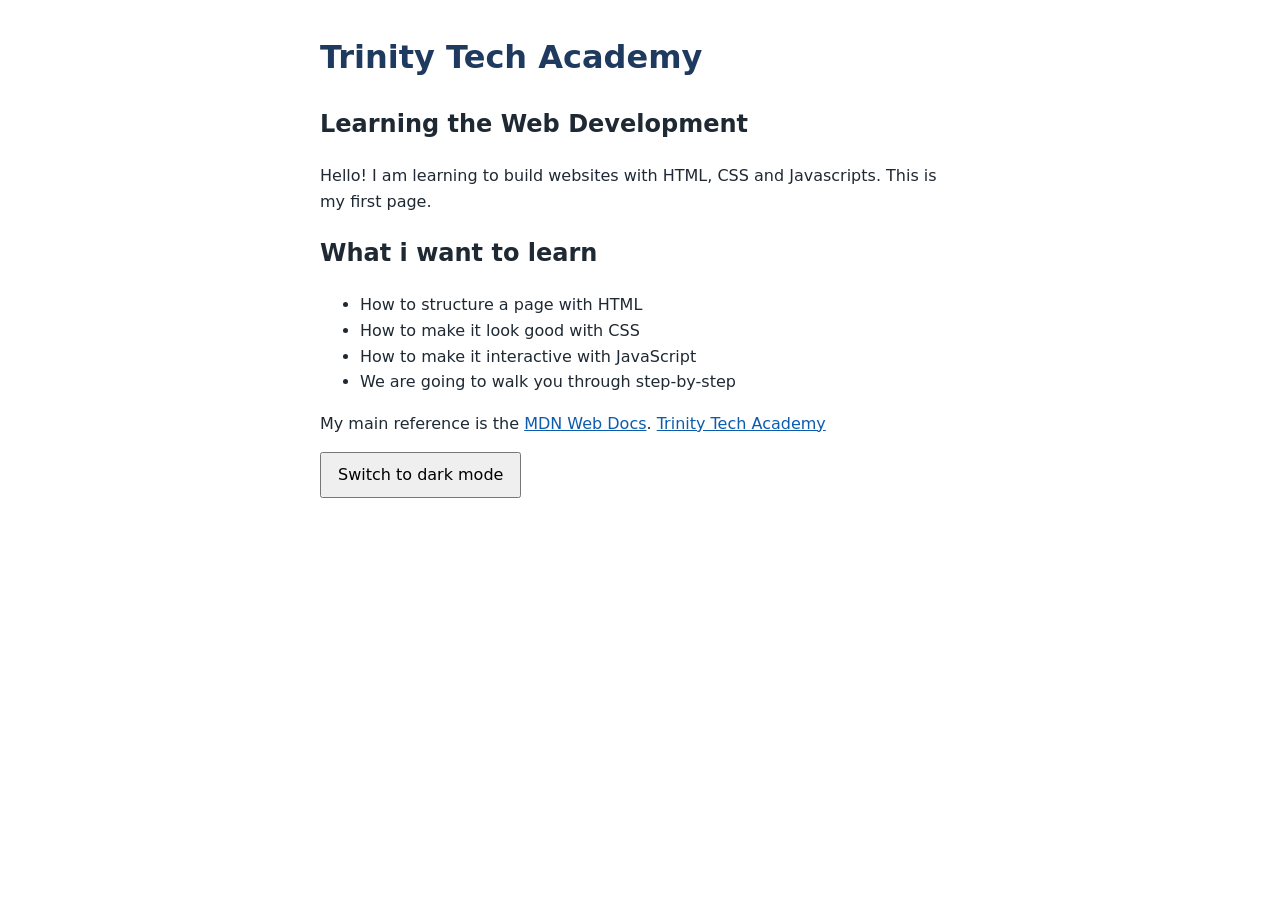
<file: index.html>
<!doctype html>
<html>
  <head>
    <meta charset="utf-8" />
    <meta name="viewport" content="width=device-width, initial-scale=1" />
    <title>Trinity Tech Academy</title>
    <link rel="stylesheet" href="css/style.css" />
    <script src="js/main.js" defer></script>
  </head>

  <body>
    <h1>Trinity Tech Academy</h1>
    <h2>Learning the Web Development</h2>
    <p>
      Hello! I am learning to build websites with HTML, CSS and Javascripts.
      This is my first page.
    </p>
    <h2>What i want to learn</h2>
    <ul>
      <li>How to structure a page with HTML</li>
      <li>How to make it look good with CSS</li>
      <li>How to make it interactive with JavaScript</li>
      <li>We are going to walk you through step-by-step</li>
    </ul>

    <p>
      My main reference is the
      <a href="https://developer.mozilla.org/">MDN Web Docs</a>.
      <a href="https://github.com/amakundisamuelbako">Trinity Tech Academy </a>
    </p>

    <button id="theme-toggle" type="button">Switch to dark mode</button>
  </body>
</html>
</file>
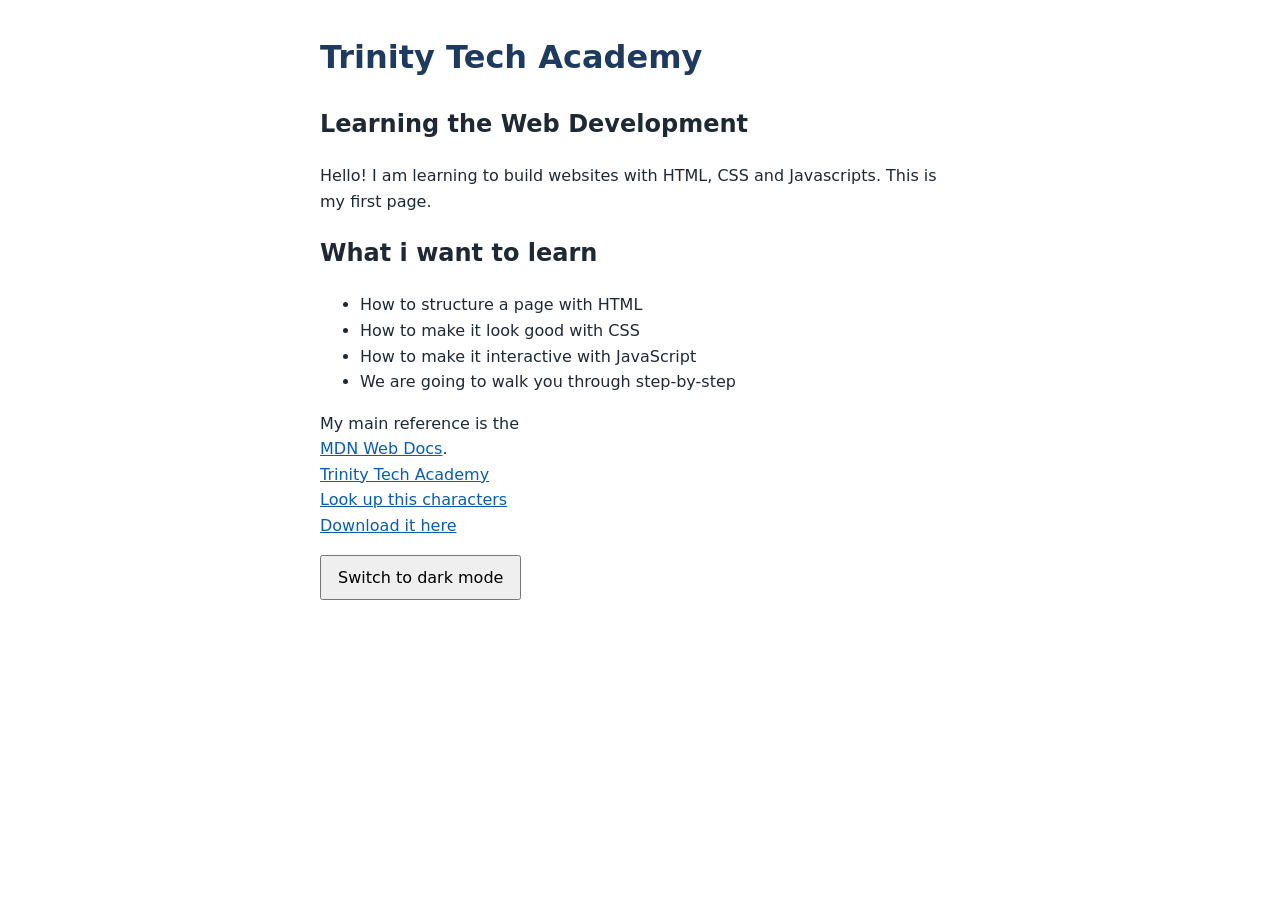
<file: 01-getting-started/index.html>
<!doctype html>
<html>
  <head>
    <meta charset="utf-8" />
    <meta name="viewport" content="width=device-width, initial-scale=1" />
    <title>Trinity Tech Academy</title>
    <link rel="stylesheet" href="css/style.css" />
    <script src="js/main.js" defer></script>
  </head>

  <body>
    <h1>Trinity Tech Academy</h1>
    <h2>Learning the Web Development</h2>
    <p>
      Hello! I am learning to build websites with HTML, CSS and Javascripts.
      This is my first page.
    </p>
    <h2>What i want to learn</h2>
    <ul>
      <li>How to structure a page with HTML</li>
      <li>How to make it look good with CSS</li>
      <li>How to make it interactive with JavaScript</li>
      <li>We are going to walk you through step-by-step</li>
    </ul>

    <p>
      My main reference is the
      <br />
      <a href="https://developer.mozilla.org/">MDN Web Docs</a>.
      <br />
      <a
        href="https://github.com/amakundisamuelbako"
        target="_blank"
        rel="noopener"
        >Trinity Tech Academy
      </a>
      <br />
      <a href="characters.html">Look up this characters</a>
      <br />
      <a href="linux.pdf" download="">Download it here</a>
    </p>

    <button id="theme-toggle" type="button">Switch to dark mode</button>
  </body>
</html>
</file>
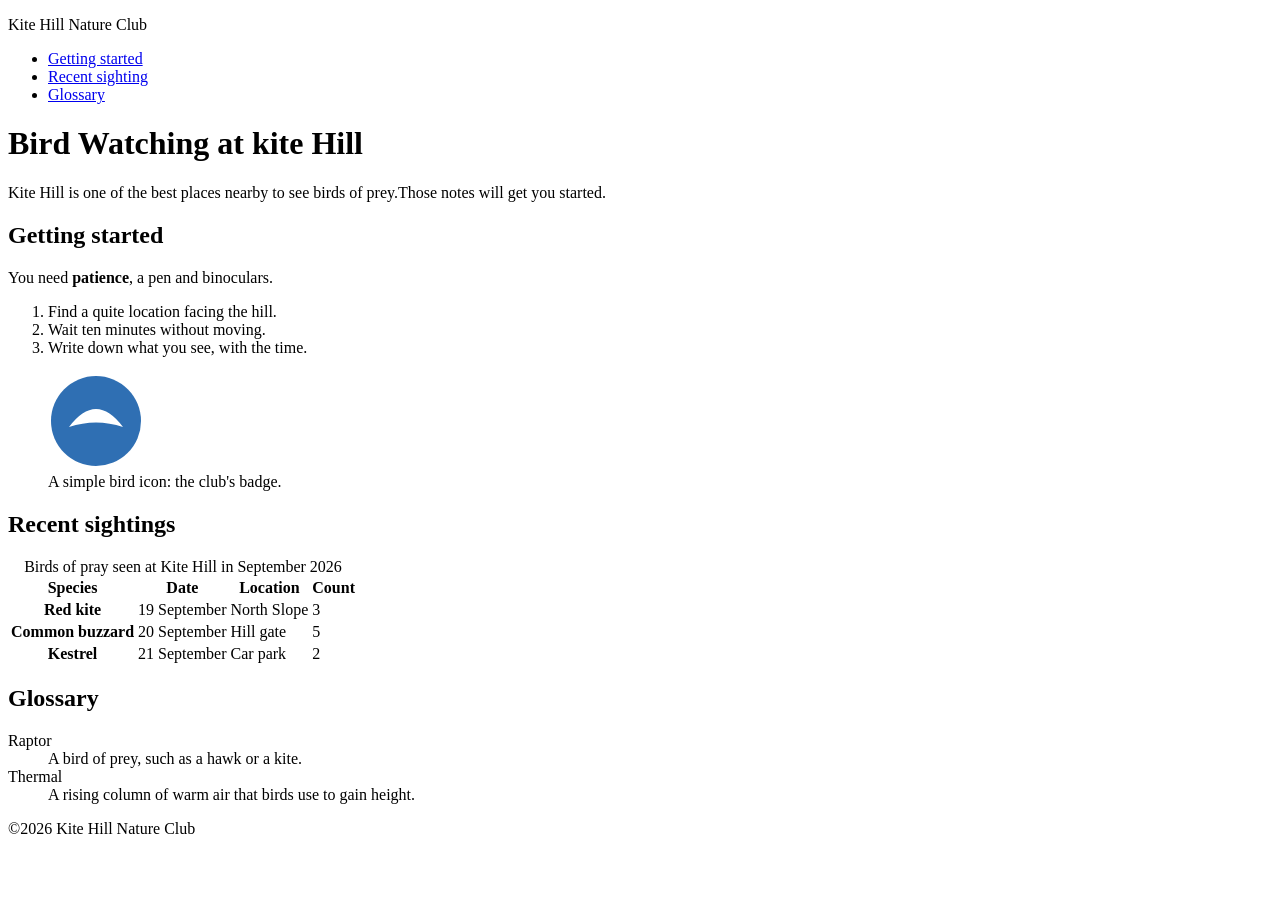
<file: 02-b2-html/bird-watching/index.html>
<!doctype html>
<html lang="en">
  <head>
    <meta charset="UTF-8" />
    <meta name="viewport" content="width=device-width, initial-scale=1.0" />
    <meta
      name="description"
      content="Notes and recent sighting from Kite Hill."
    />
    <title>Bird Watching at Kite Hill</title>
  </head>

  <body>
    <header>
      <p>Kite Hill Nature Club</p>
      <nav aria-label="Main">
        <ul>
          <li><a href="#getting-started">Getting started</a></li>
          <li><a href="#sighting">Recent sighting</a></li>
          <li><a href="#glossary">Glossary</a></li>
        </ul>
      </nav>
    </header>
    <main>
      <h1>Bird Watching at kite Hill</h1>
      <p>
        Kite Hill is one of the best places nearby to see birds of prey.Those
        notes will get you started.
      </p>
      <section id="getting-started">
        <h2>Getting started</h2>
        <p>You need <strong>patience</strong>, a pen and binoculars.</p>
        <ol>
          <li>Find a quite location facing the hill.</li>
          <li>Wait ten minutes without moving.</li>
          <li>Write down what you see, with the time.</li>
        </ol>
        <figure>
          <svg
            width="96"
            height="96"
            viewBox="0 0 64 64"
            role="img"
            aria-label="Simple blue bird icon"
          >
            <circle cx="32" cy="32" r="30" fill="#2f6fb3" />
            <path d="M14 36 Q32 12 50 36 Q32 30 14 36 Z" fill="#ffffff" />
          </svg>
          <figcaption>A simple bird icon: the club's badge.</figcaption>
        </figure>
      </section>
      <section id="sighting">
        <h2>Recent sightings</h2>
        <table>
          <caption>
            Birds of pray seen at Kite Hill in September 2026
          </caption>
          <thead>
            <tr>
              <th scope="col">Species</th>
              <th scope="col">Date</th>
              <th scope="col">Location</th>
              <th scope="col">Count</th>
            </tr>
          </thead>
          <tbody>
            <tr>
              <th scope="row">Red kite</th>
              <td><time datetime="2026-09-19">19 September </time></td>
              <td>North Slope</td>
              <td>3</td>
            </tr>
            <tr>
              <th scope="row">Common buzzard</th>
              <td><time datetime="2026-09-20">20 September</time></td>
              <td>Hill gate</td>
              <td>5</td>
            </tr>
            <tr>
              <th scope="row">Kestrel</th>
              <td><time datetime="2026-09-21">21 September</time></td>
              <td>Car park</td>
              <td>2</td>
            </tr>
          </tbody>
        </table>
      </section>
      <section id="glossary">
        <h2>Glossary</h2>
        <dl>
          <dt>Raptor</dt>
          <dd>A bird of prey, such as a hawk or a kite.</dd>
          <dt>Thermal</dt>
          <dd>A rising column of warm air that birds use to gain height.</dd>
        </dl>
      </section>
    </main>
    <footer>
      <p>&copy;2026 Kite Hill Nature Club</p>
    </footer>
  </body>
</html>
</file>
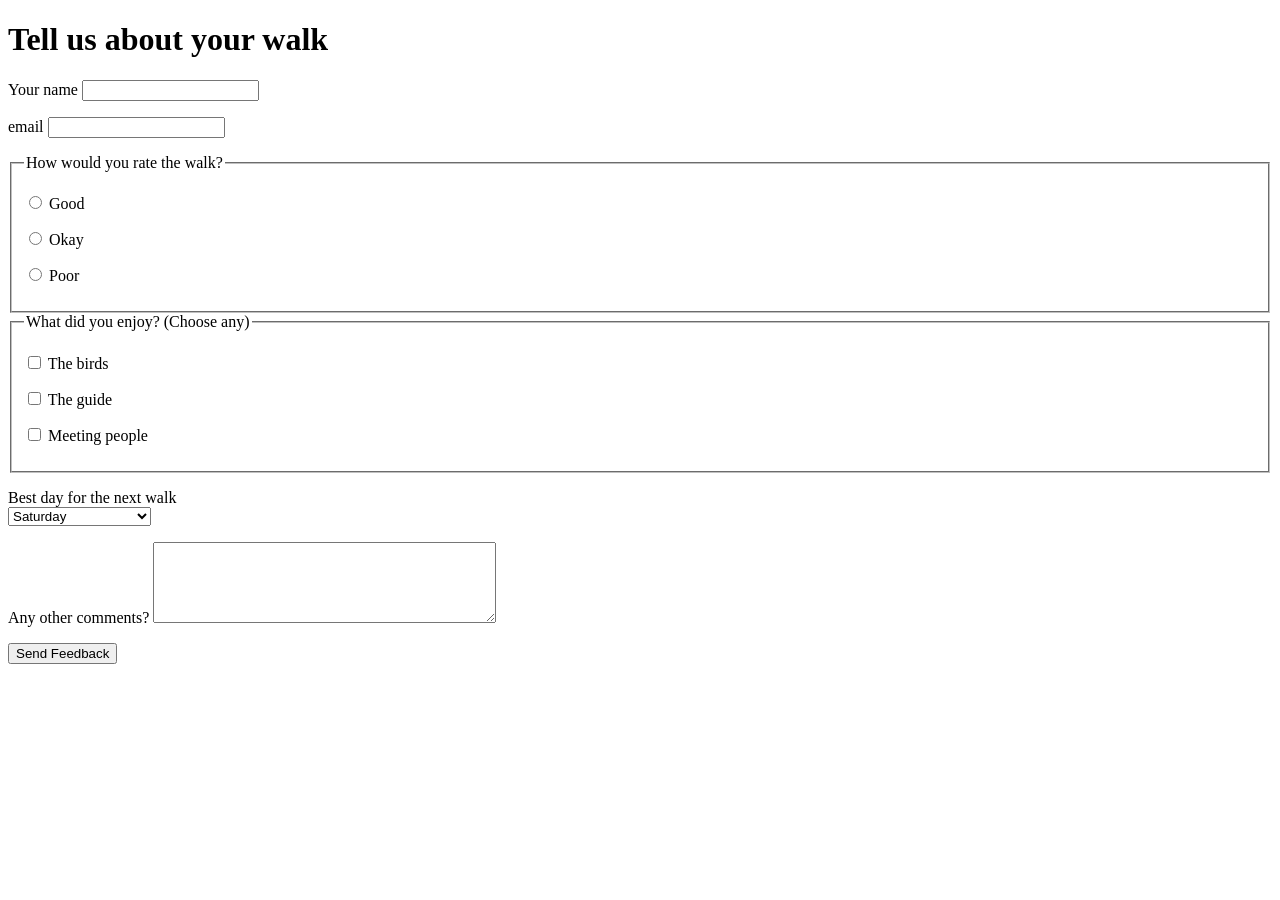
<file: 02-b2-html/feedback-form/index.html>
<!doctype html>
<html lang="en">
  <head>
    <meta charset="UTF-8" />
    <meta name="viewport" content="width=device-width, initial-scale=1.0" />
    <title>Feedback - Kite Hill Nature Club</title>
  </head>
  <body>
    <main>
      <h1>Tell us about your walk</h1>
      <form action="thanks.html">
        <p>
          <label for="name">Your name</label>
          <input
            type="text"
            name="name"
            id="name"
            autocomplete="name"
            required
          />
        </p>
        <p>
          <label for="email">email</label>
          <input
            type="email"
            name="email"
            id="email"
            autocomplete="email"
            required
          />
        </p>
        <fieldset>
          <legend>How would you rate the walk?</legend>
          <p>
            <input type="radio" id="rate-1" name="rating" value="good" />
            <label for="rate-1">Good</label>
          </p>
          <p>
            <input type="radio" id="rate-2" name="rating" value="okay" />
            <label for="rate-2">Okay</label>
          </p>
          <p>
            <input type="radio" id="rate-3" name="rating" value="poor" />
            <label for="rate-3">Poor</label>
          </p>
        </fieldset>
        <fieldset>
          <legend>What did you enjoy? (Choose any)</legend>
          <p>
            <input type="checkbox" id="like-birds" name="liked" value="birds" />
            <label for="like-birds">The birds</label>
          </p>
          <p>
            <input type="checkbox" id="like-guide" name="liked" value="guide" />
            <label for="like-guide">The guide</label>
          </p>
          <p>
            <input
              type="checkbox"
              id="like-people"
              name="liked"
              value="people"
            />
            <label for="like-people">Meeting people</label>
          </p>
        </fieldset>
        <p>
          <label for="day">Best day for the next walk</label><br />
          <select name="day" id="day">
            <option value="sat">Saturday</option>
            <option value="sun">Sunday</option>
            <option value="wed">Wednesday evening</option>
          </select>
        </p>
        <p>
          <label for="comments">Any other comments?</label>
          <textarea name="comments" id="comments" rows="5" cols="40"></textarea>
        </p>
        <button type="submit">Send Feedback</button>
      </form>
    </main>
  </body>
</html>
</file>
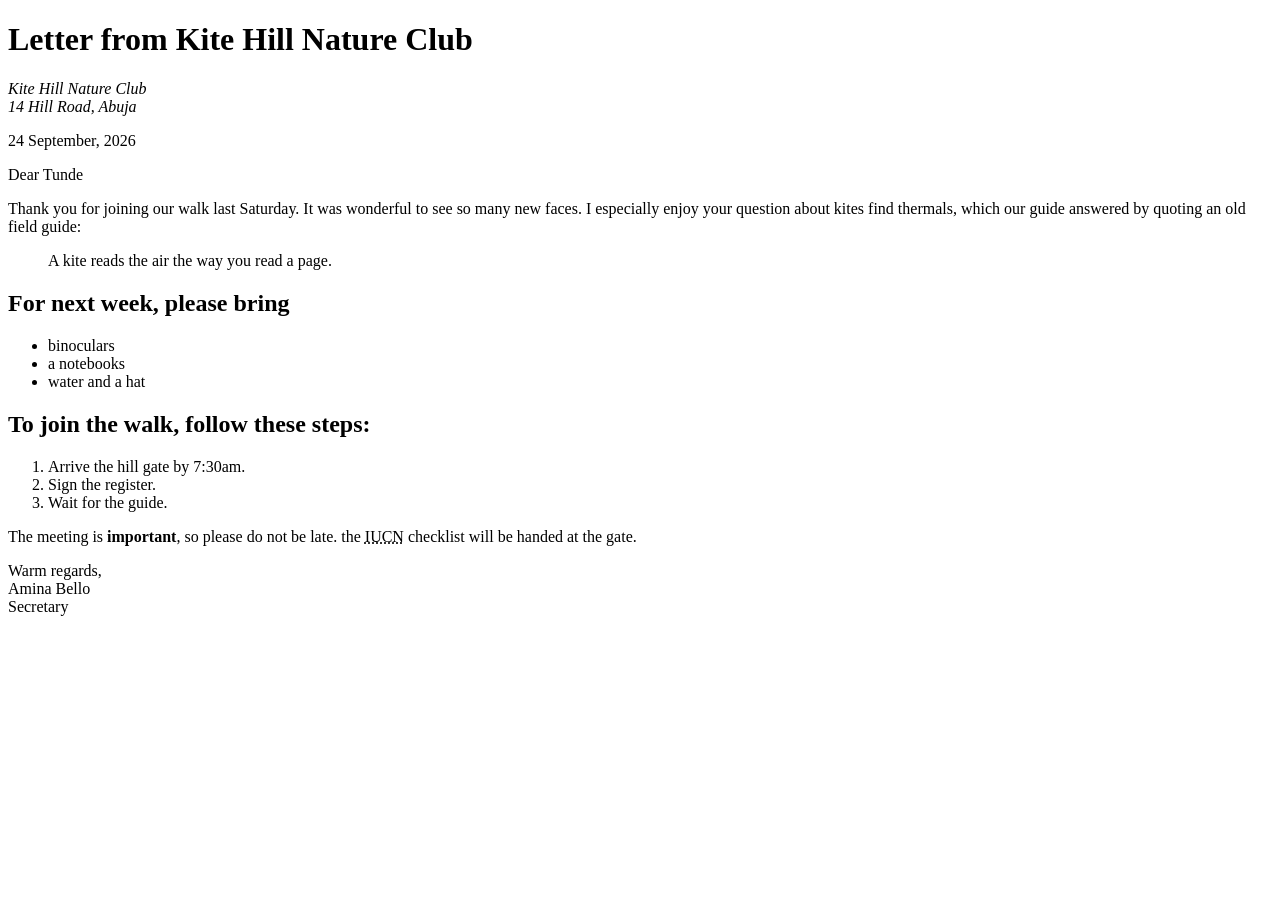
<file: 02-b2-html/letter/index.html>
<!doctype html>
<html lang="en">
  <head>
    <meta charset="UTF-8" />
    <meta name="viewport" content="width=device-width, initial-scale=1.0" />
    <title>Marking up letter</title>
  </head>

  <body>
    <main>
      <h1>Letter from Kite Hill Nature Club</h1>

      <address>
        Kite Hill Nature Club <br />
        14 Hill Road, Abuja
      </address>
      <p><time datetime="2026-09-24">24 September, 2026</time></p>

      <p>Dear Tunde</p>
      <p>
        Thank you for joining our walk last Saturday. It was wonderful to see so
        many new faces. I especially enjoy your question about kites find
        thermals, which our guide answered by quoting an old field guide:
      </p>
      <blockquote>
        <p>A kite reads the air the way you read a page.</p>
      </blockquote>

      <h2>For next week, please bring</h2>
      <ul>
        <li>binoculars</li>
        <li>a notebooks</li>
        <li>water and a hat</li>
      </ul>

      <h2>To join the walk, follow these steps:</h2>
      <ol>
        <li>Arrive the hill gate by 7:30am.</li>
        <li>Sign the register.</li>
        <li>Wait for the guide.</li>
      </ol>

      <p>
        The meeting is <strong>important</strong>, so please do not be late. the
        <abbr title="International Union for Conservation of Nature">IUCN</abbr>
        checklist will be handed at the gate.
      </p>

      <p>Warm regards, <br />Amina Bello <br />Secretary</p>
    </main>
  </body>
</html>
</file>
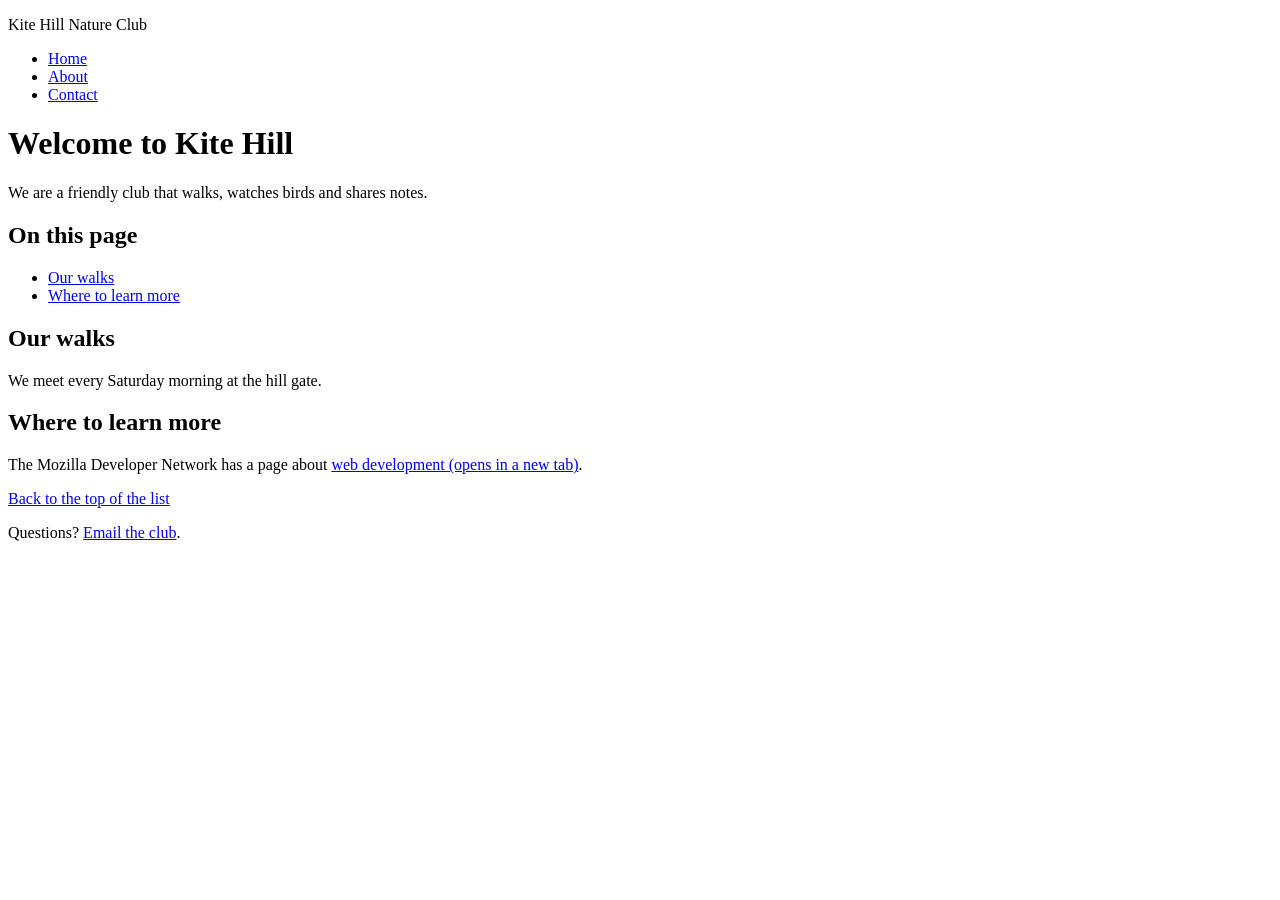
<file: 02-b2-html/link-site/index.html>
<!doctype html>
<html lang="en">
  <head>
    <meta charset="utf-8" />
    <meta name="viewport" content="width=device-width, initial-scale=1" />
    <title>Home - Kite Hill Nature Club</title>
  </head>
  <body>
    <header>
      <p>Kite Hill Nature Club</p>
      <nav aria-label="Main">
        <ul>
          <li><a href="index.html" aria-current="page">Home</a></li>
          <li><a href="about.html">About</a></li>
          <li><a href="contact.html">Contact</a></li>
        </ul>
      </nav>
    </header>

    <main>
      <h1>Welcome to Kite Hill</h1>
      <p>We are a friendly club that walks, watches birds and shares notes.</p>

      <h2 id="contents">On this page</h2>
      <ul>
        <li><a href="#walks">Our walks</a></li>
        <li><a href="#learn">Where to learn more</a></li>
      </ul>

      <h2 id="walks">Our walks</h2>
      <p>We meet every Saturday morning at the hill gate.</p>

      <h2 id="learn">Where to learn more</h2>
      <p>
        The Mozilla Developer Network has a page about
        <a href="https://developer.mozilla.org/" target="_blank" rel="noopener"
          >web development (opens in a new tab)</a
        >.
      </p>
      <p><a href="#contents">Back to the top of the list</a></p>
    </main>

    <footer>
      <p>Questions? <a href="mailto:club@example.com">Email the club</a>.</p>
    </footer>
  </body>
</html>
</file>
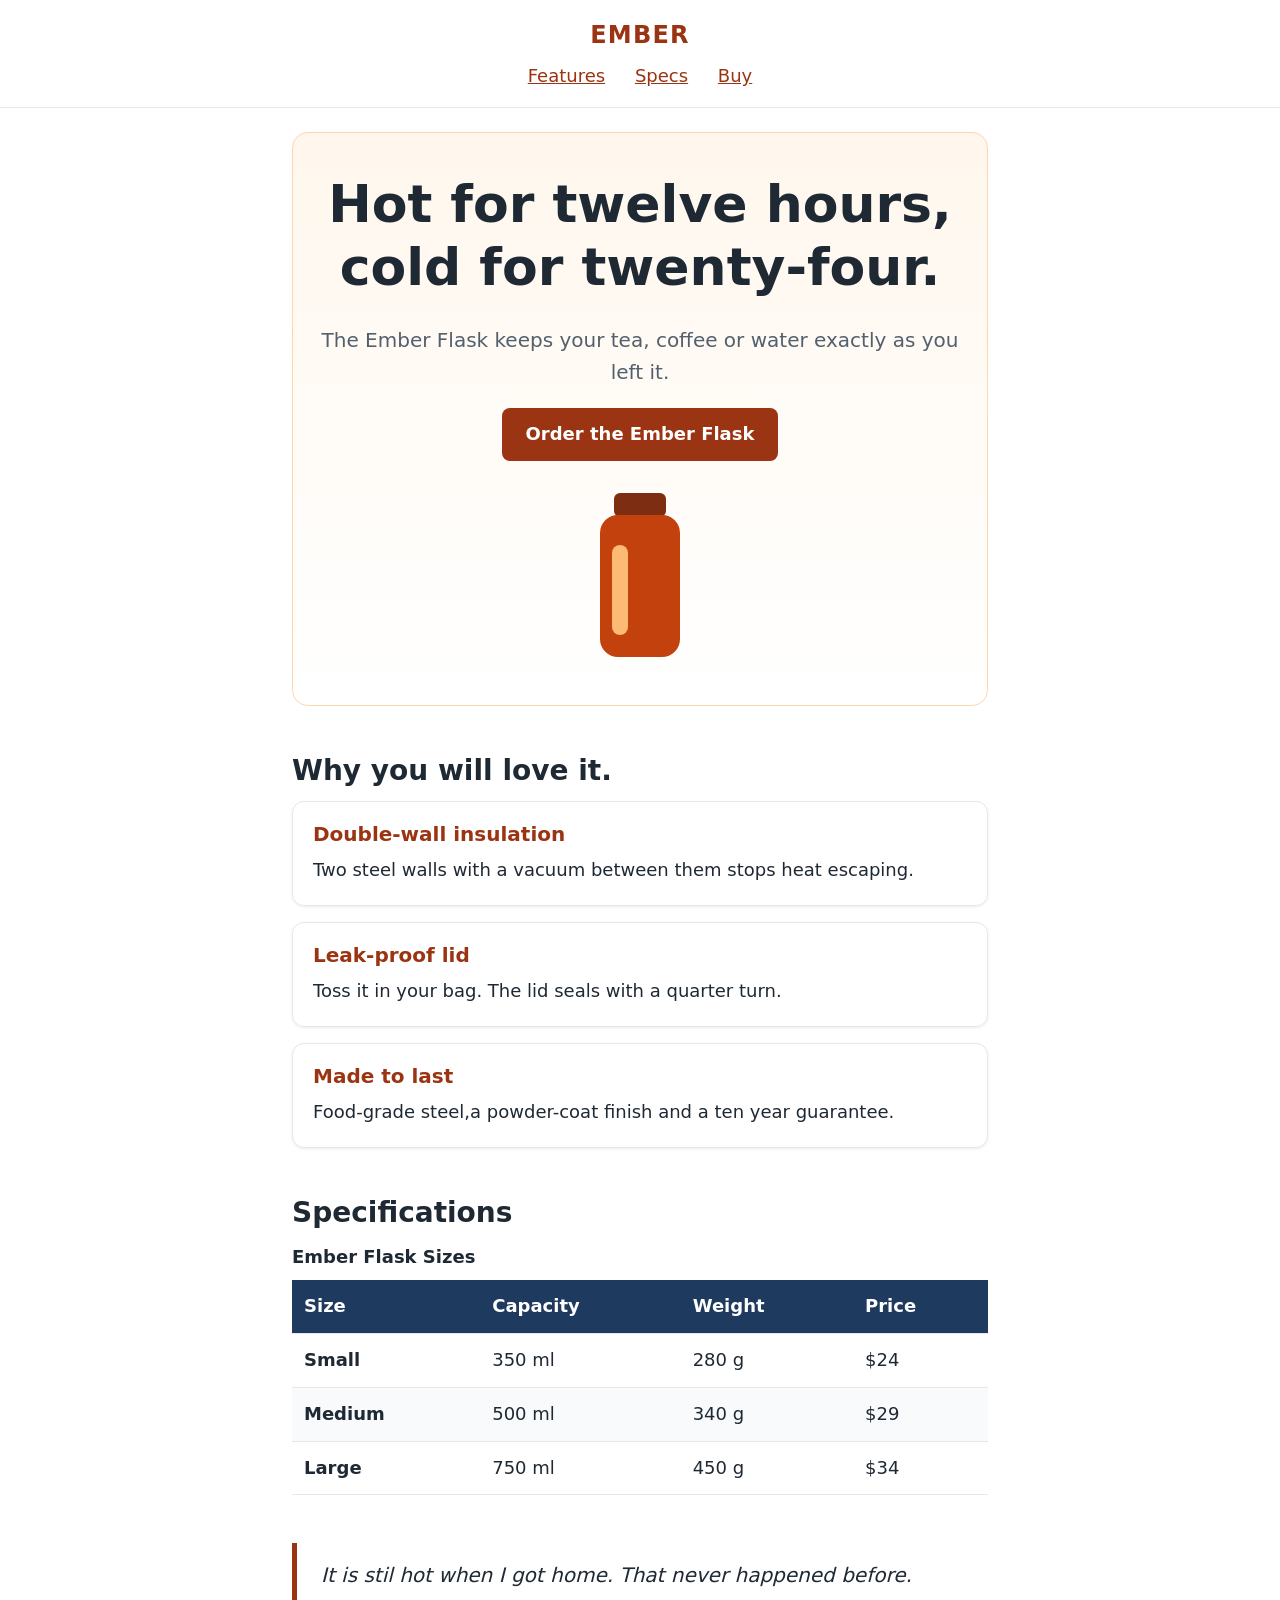
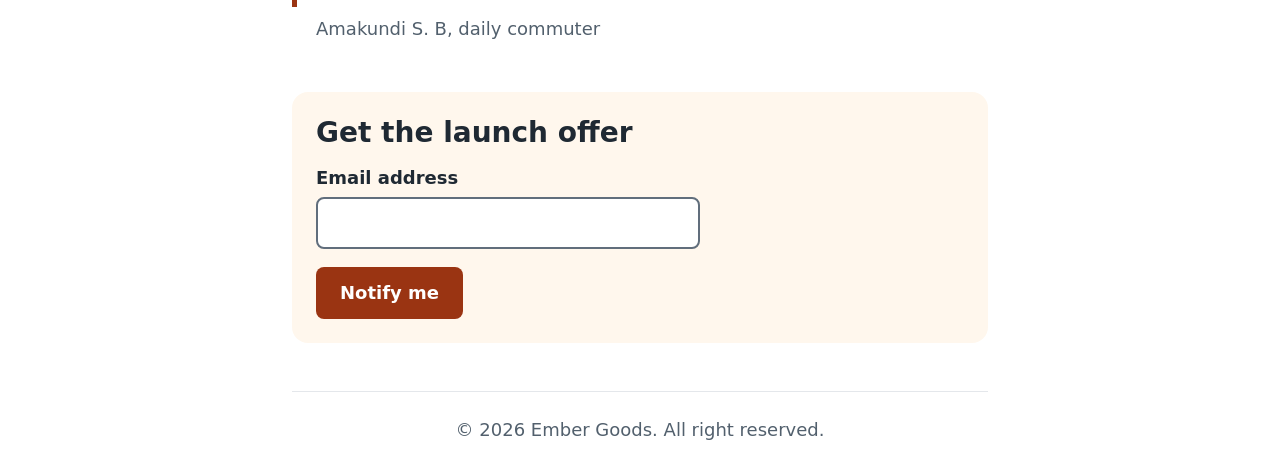
<file: 03-b3-css-basics/landing-page/index.html>
<!doctype html>
<html lang="en">
  <head>
    <meta charset="UTF-8" />
    <meta name="viewport" content="width=device-width, initial-scale=1.0" />
    <meta
      name="description"
      content="The Ember Flasks keeps drinks hot for 12 hours"
    />
    <title>Ember Flasks -Hot for 12 hours</title>
    <link rel="stylesheet" href="css/style.css" />
  </head>
  <body>
    <header class="site-header">
      <a class="brand" href="#top">Ember</a>
      <nav aria-label="Main">
        <ul class="nav-list">
          <li><a href="#features">Features</a></li>
          <li><a href="#specs">Specs</a></li>
          <li><a href="#buy">Buy</a></li>
        </ul>
      </nav>
    </header>
    <main id="top">
      <section class="hero">
        <h1>Hot for twelve hours, cold for twenty-four.</h1>
        <p class="lead">
          The Ember Flask keeps your tea, coffee or water exactly as you left
          it.
        </p>
        <p><a class="button" href="#buy">Order the Ember Flask</a></p>
        <svg
          class="flask-art"
          width="120"
          height="180"
          viewBox="0 0 120 180"
          role="img"
          aria-label="Illustration of the Ember Flask"
        >
          <rect x="34" y="8" width="52" height="24" rx="6" fill="#7c2d12" />
          <rect x="20" y="30" width="80" height="142" rx="18" fill="#c2410c" />
          <rect x="32" y="60" width="16" height="90" rx="8" fill="#fdba74" />
        </svg>
      </section>
      <section id="features" class="features">
        <h2>Why you will love it.</h2>
        <article class="feature">
          <h3>Double-wall insulation</h3>
          <p>Two steel walls with a vacuum between them stops heat escaping.</p>
        </article>
        <article class="feature">
          <h3>Leak-proof lid</h3>
          <p>Toss it in your bag. The lid seals with a quarter turn.</p>
        </article>
        <article class="feature">
          <h3>Made to last</h3>
          <p>Food-grade steel,a powder-coat finish and a ten year guarantee.</p>
        </article>
      </section>
      <section id="specs" class="specs">
        <h2>Specifications</h2>
        <table class="specs-table">
          <caption>
            Ember Flask Sizes
          </caption>
          <thead>
            <tr>
              <th scope="col">Size</th>
              <th scope="col">Capacity</th>
              <th scope="col">Weight</th>
              <th scope="col">Price</th>
            </tr>
          </thead>
          <tbody>
            <tr>
              <th scope="row">Small</th>
              <td>350 ml</td>
              <td>280 g</td>
              <td>$24</td>
            </tr>
            <tr>
              <th scope="row">Medium</th>
              <td>500 ml</td>
              <td>340 g</td>
              <td>$29</td>
            </tr>
            <tr>
              <th scope="row">Large</th>
              <td>750 ml</td>
              <td>450 g</td>
              <td>$34</td>
            </tr>
          </tbody>
        </table>
      </section>
      <section class="testimonial">
        <figure>
          <blockquote>
            It is stil hot when I got home. That never happened before.
          </blockquote>
          <figcaption>Amakundi S. B, daily commuter</figcaption>
        </figure>
      </section>
      <section id="buy" class="signup">
        <h2>Get the launch offer</h2>
        <form action="#" method="get">
          <p>
            <label for="signup-email">Email address</label>
            <input
              type="email"
              id="signup-email"
              name="email"
              autocomplete="email"
              required
            />
          </p>
          <button class="button" type="submit">Notify me</button>
        </form>
      </section>
      <footer class="site-footer">
        <p>&copy; 2026 Ember Goods. All right reserved.</p>
      </footer>
    </main>
  </body>
</html>
</file>
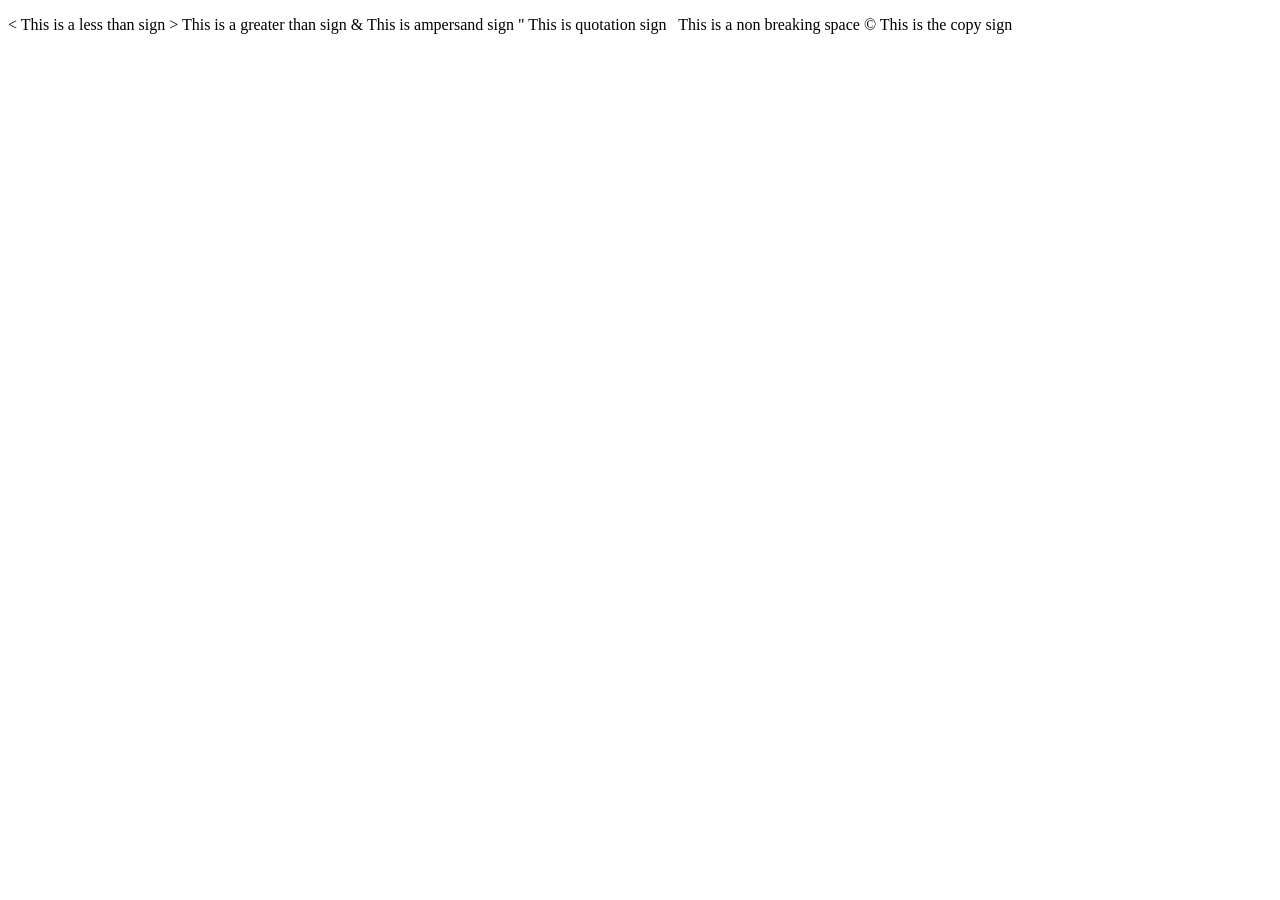
<file: 01-getting-started/characters.html>
<!doctype html>
<html lang="en">
  <head>
    <meta charset="UTF-8" />
    <meta name="viewport" content="width=device-width, initial-scale=1.0" />
    <title>Document</title>
  </head>
  <body>
    <p>
      &lt; This is a less than sign &gt; This is a greater than sign &amp; This
      is ampersand sign &quot; This is quotation sign &nbsp; This is a non
      breaking space &copy; This is the copy sign
    </p>
  </body>
</html>
</file>
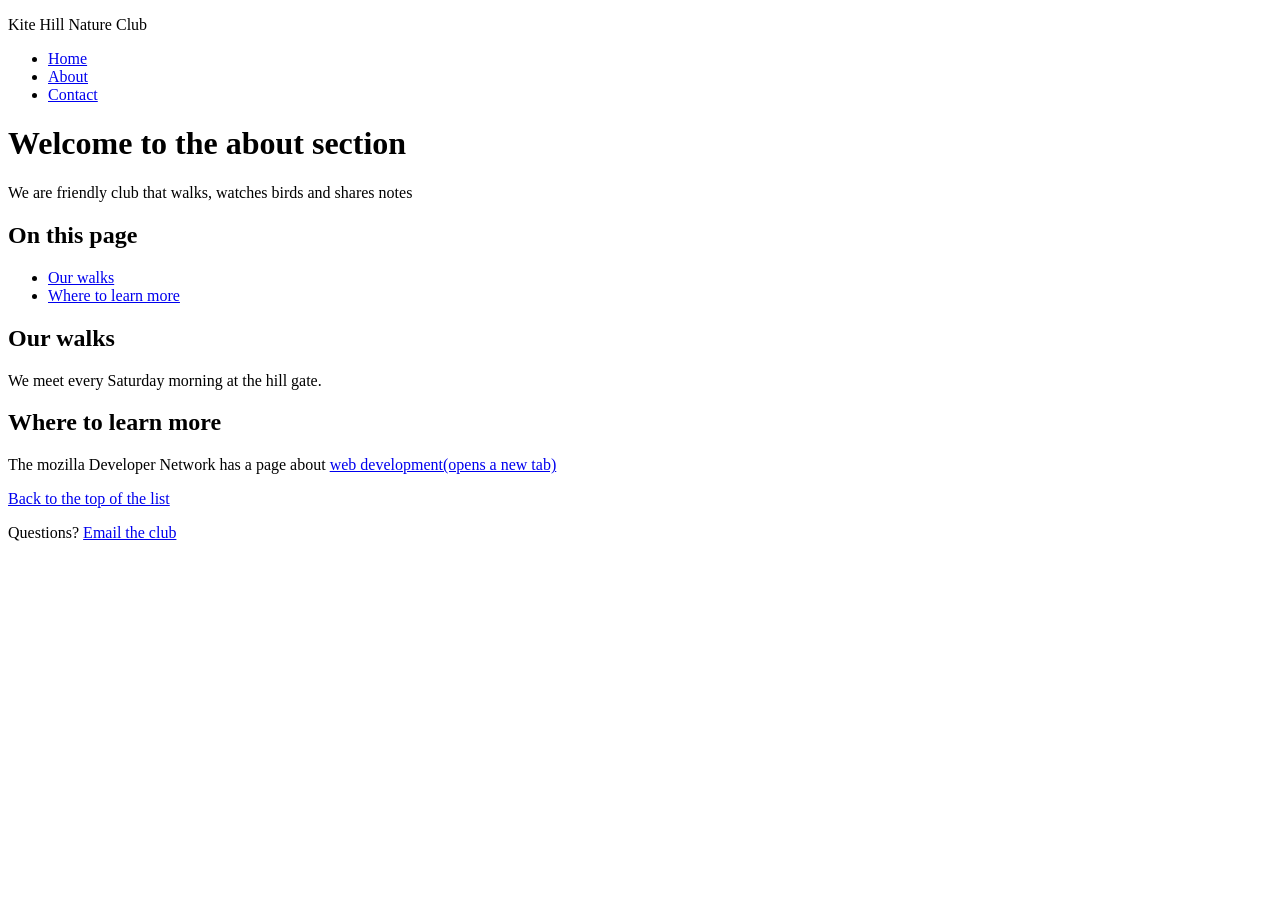
<file: 02-b2-html/link-site/about.html>
<!doctype html>

<html lang="en">
  <head>
    <meta charset="UTF-8" />
    <meta name="viewport" content="width=device-width, initial-scale=1.0" />
    <title>Know more about TriTech</title>
  </head>

  <body>
    <header>
      <p>Kite Hill Nature Club</p>
      <nav aria-label="Main">
        <ul>
          <li>
            <a href="index.html" 
              >Home
              <li><a href="about.html aria-current="page"">About</a></li>
              <li><a href="contact.html">Contact</a></li>
            </a>
          </li>
        </ul>
      </nav>
    </header>

    <main>
      <h1>Welcome to the about section</h1>
      <p>We are friendly club that walks, watches birds and shares notes</p>

      <h2 id="content">On this page</h2>
      <ul>
        <li><a href="#walks">Our walks</a></li>
        <li><a href="#learn">Where to learn more</a></li>
      </ul>

      <h2 id="walks">Our walks</h2>
      <p>We meet every Saturday morning at the hill gate.</p>

      <h2 id="learn">Where to learn more</h2>

      <p>
        The mozilla Developer Network has a page about
        <a href="https://developer.mozilla.org/" target="_blank" rel="noopener"
          >web development(opens a new tab)</a
        >
      </p>

      <p><a href="#contents">Back to the top of the list</a></p>
    </main>

    <footer>
      <p>Questions? <a href="tritechacadamy@gmail.com">Email the club</a></p>
    </footer>
  </body>
</html>
</file>
<file: css/style.css>
body {
	font-family: system-ui, sans-serif;
	line-height: 1.6;
	max-width: 40rem;
	margin: 2rem auto;
	padding: 0 1rem;
	color: #1f2933;
	background-color: #ffffff;
}

h1 {
	color: #1f3a5f;
}

a {
	color: #0b5cad;
}

button {
	font: inherit;
	padding: 0.5rem 1rem; 
	cursor: pointer;
}

body.dark {
	color: #e4e7eb;
	background-color: #17202a;
}

body.dark h1, 
body.dark a {
	color: #9ecbff;
}
</file>
<file: 01-getting-started/css/style.css>
body {
	font-family: system-ui, sans-serif;
	line-height: 1.6;
	max-width: 40rem;
	margin: 2rem auto;
	padding: 0 1rem;
	color: #1f2933;
	background-color: #ffffff;
}

h1 {
	color: #1f3a5f;
}

a {
	color: #0b5cad;
}

button {
	font: inherit;
	padding: 0.5rem 1rem; 
	cursor: pointer;
}

body.dark {
	color: #e4e7eb;
	background-color: #17202a;
}

body.dark h1, 
body.dark a {
	color: #9ecbff;
}
</file>
<file: 03-b3-css-basics/landing-page/css/style.css>
/* ===== 1. Base ===== */
*,
*::before,
*::after {
  box-sizing: border-box;
}

:root {
  --color-ink: #1f2933;
  --color-muted: #52606d;
  --color-brand: #9a3412;
  --color-brand-dark: #7c2d12;
  --color-surface: #fff7ed;
  --color-line: #e4e7eb;
  --color-focus: #1d4ed8;
}
body {
  margin: 0;
  font-family:
    system-ui,
    -apple-system,
    "Segoe UI",
    Roboto,
    sans-serif;
  font-size: 1.125rem;
  line-height: 1.6;
  color: var(--color-ink);
  background-color: #ffffff;
}
h1,
h2,
h3 {
  line-height: 1.2;
  margin: 0 0 0.5em;
}
h1 {
  font-size: clamp(2rem, 5vw + 1rem, 3.25rem);
}

h2 {
  font-size: 1.75rem;
}

h3 {
  font-size: 1.25rem;
}

p {
  margin: 0 0 1em;
}
a {
  color: var(--color-brand);
}
a:hover {
  text-decoration-thickness: 3px;
}
a:focus-visible,
button:focus-visible,
input:focus-visible {
  outline: 3px solid var(--color-focus);
  outline-offset: 3px;
}
main {
  max-width: 46rem;
  margin: 0 auto;
  padding: 0 1.25rem;
}
section {
  margin-bottom: 3rem;
}

/* ===== 2. Header and navigation ===== */
.site-header {
  padding: 1rem 1.25rem;
  text-align: center;
  border-bottom: 1px solid var(--color-line);
}

.brand {
  font-size: 1.5rem;
  font-weight: 700;
  letter-spacing: 0.05em;
  text-transform: uppercase;
  text-decoration: none;
}
.nav-list {
  list-style: none;
  margin: 0.5rem 0 0;
  padding: 0;
}
.nav-list li {
  display: inline-block;
  margin: 0 0.75rem;
}
/* ===== 3. Hero and buttons ===== */
.hero {
  margin-top: 1.5rem;
  padding: 2.5rem 1.5rem;
  text-align: center;
  background-image: linear-gradient(180deg, var(--color-surface), #ffffff);
  border: 1px solid #fed7aa;
  border-radius: 1rem;
}
.lead {
  font-size: 1.25rem;
  color: var(--color-muted);
}
.button {
  display: inline-block;
  padding: 0.75rem 1.5rem;
  border: 0;
  border-radius: 0.5rem;
  font: inherit;
  font-weight: 700;
  text-decoration: none;
  color: #ffffff;
  background-color: var(--color-brand);
  cursor: pointer;
}
.button:hover {
  background-color: var(--color-brand-dark);
}
.flask-art {
  display: block;
  margin: 1.5rem auto 0;
}
/* ===== 4. Features ===== */
.feature {
  margin-bottom: 1rem;
  padding: 1.25rem;
  border: 1px solid var(--color-line);
  border-radius: 0.75rem;
  box-shadow: 0 1px 3px rgb(0 0 0 / 0.08);
}
.feature h3 {
  color: var(--color-brand);
}
.feature p:last-child {
  margin-bottom: 0;
}
/* ===== 5. Specifications table ===== */
.specs-table {
  width: 100%;
  border-collapse: collapse;
}
.specs-table caption {
  text-align: left;
  font-weight: 700;
  padding-bottom: 0.5rem;
}
.specs-table th,
.specs-table td {
  padding: 0.75rem;
  text-align: left;
  border-bottom: 1px solid var(--color-line);
}
.specs-table thead th {
  color: #ffffff;
  background-color: #1f3a5f;
}
.specs-table tbody tr:nth-child(even) {
  background-color: hsl(210, 40%, 98%);
}
/* ===== 6. Testimonial ===== */
.testimonial figure {
  margin: 0;
}
.testimonial blockquote {
  margin: 0;
  padding: 1rem 1.5rem;
  border-left: 5px solid var(--color-brand);
  font-size: 1.25rem;
  font-style: italic;
}
.testimonial blockquote p {
  margin: 0;
}
.testimonial figcaption {
  padding: 0.5rem 0 0 1.5rem;
  color: var(--color-muted);
}
/* ===== 7. Signup form ===== */
.signup {
  padding: 1.5rem;
  background-color: var(--color-surface);
  border-radius: 1rem;
}
.signup label {
  display: block;
  margin-bottom: 0.25rem;
  font-weight: 600;
}
.signup input {
  display: block;
  width: 100%;
  max-width: 24rem;
  padding: 0.6rem 0.75rem;
  font: inherit;
  border: 2px solid #616e7c;
  border-radius: 0.5rem;
}
/* ===== 8. Footer ===== */
.site-footer {
  margin-top: 3rem;
  padding: 1.5rem 1.25rem;
  text-align: center;
  color: var(--color-muted);
  border-top: 1px solid var(--color-line);
}

.site-footer p {
  margin: 0;
}
</file>
